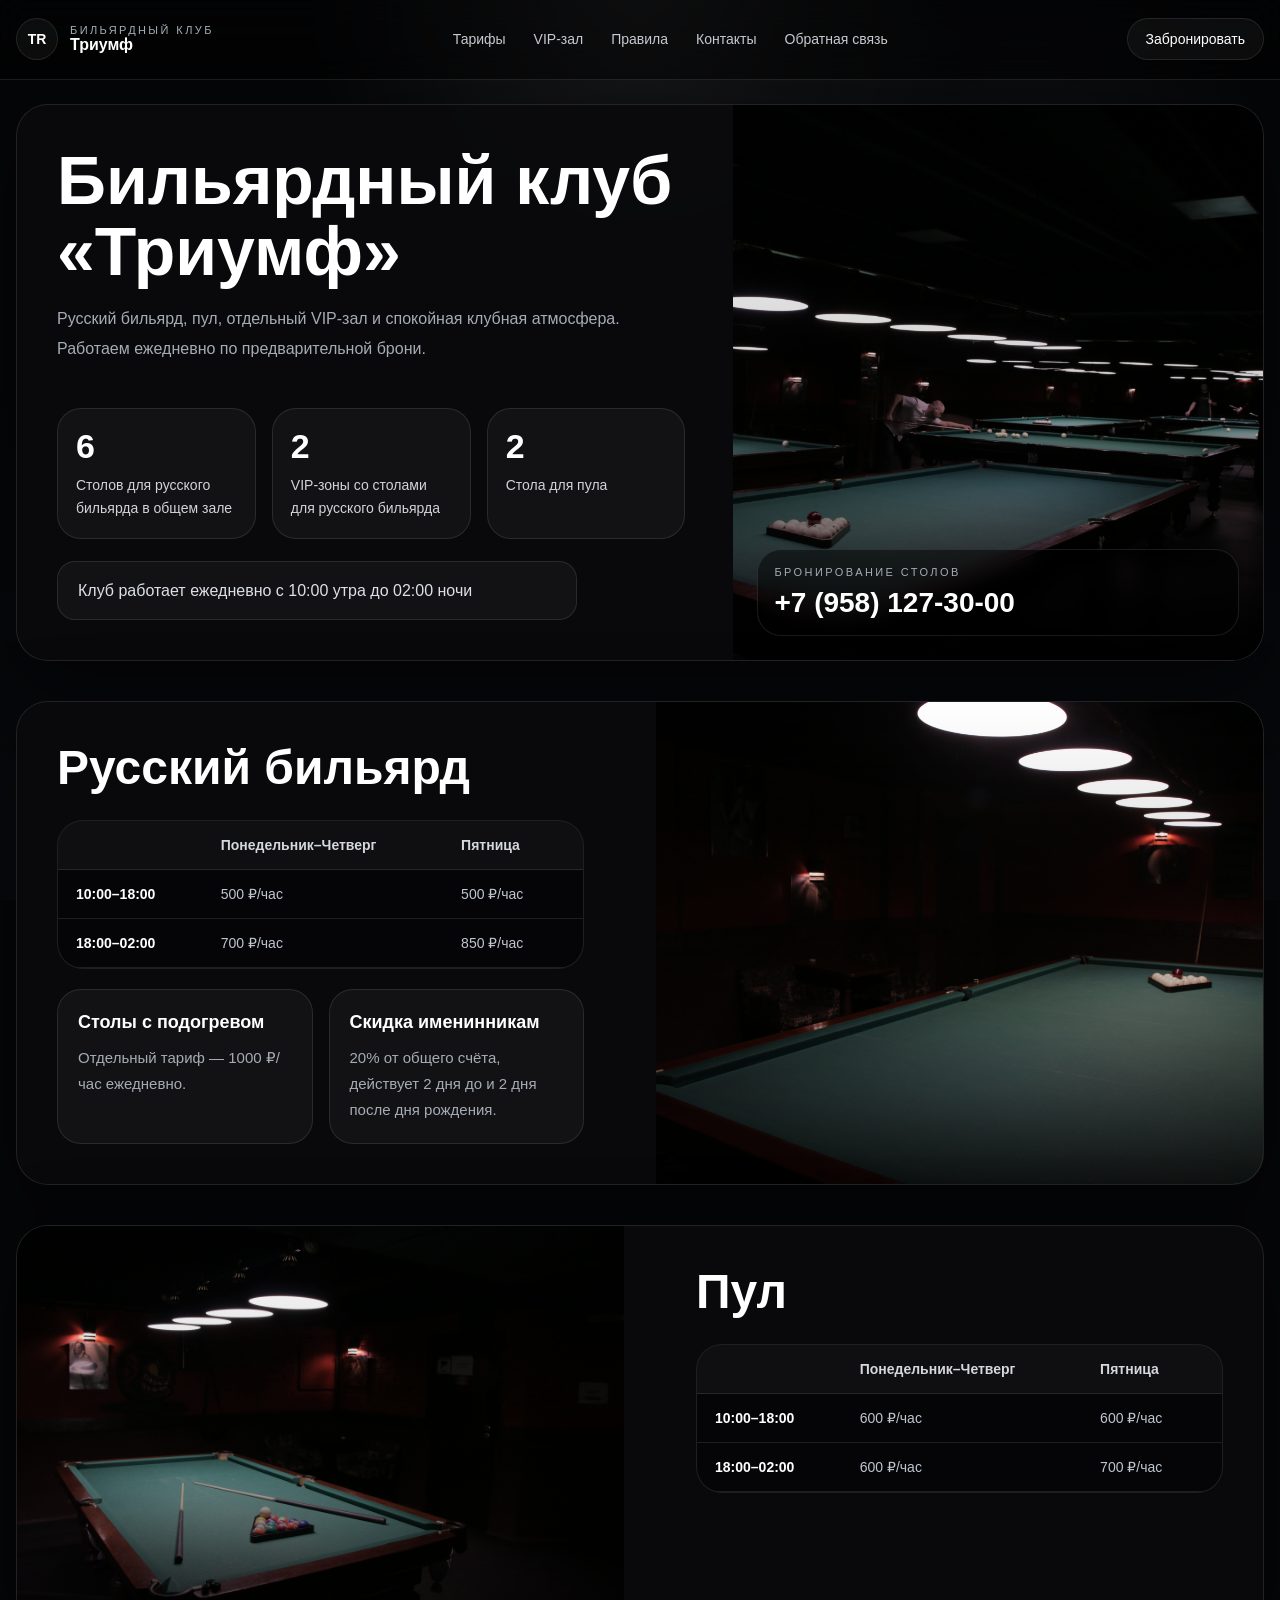
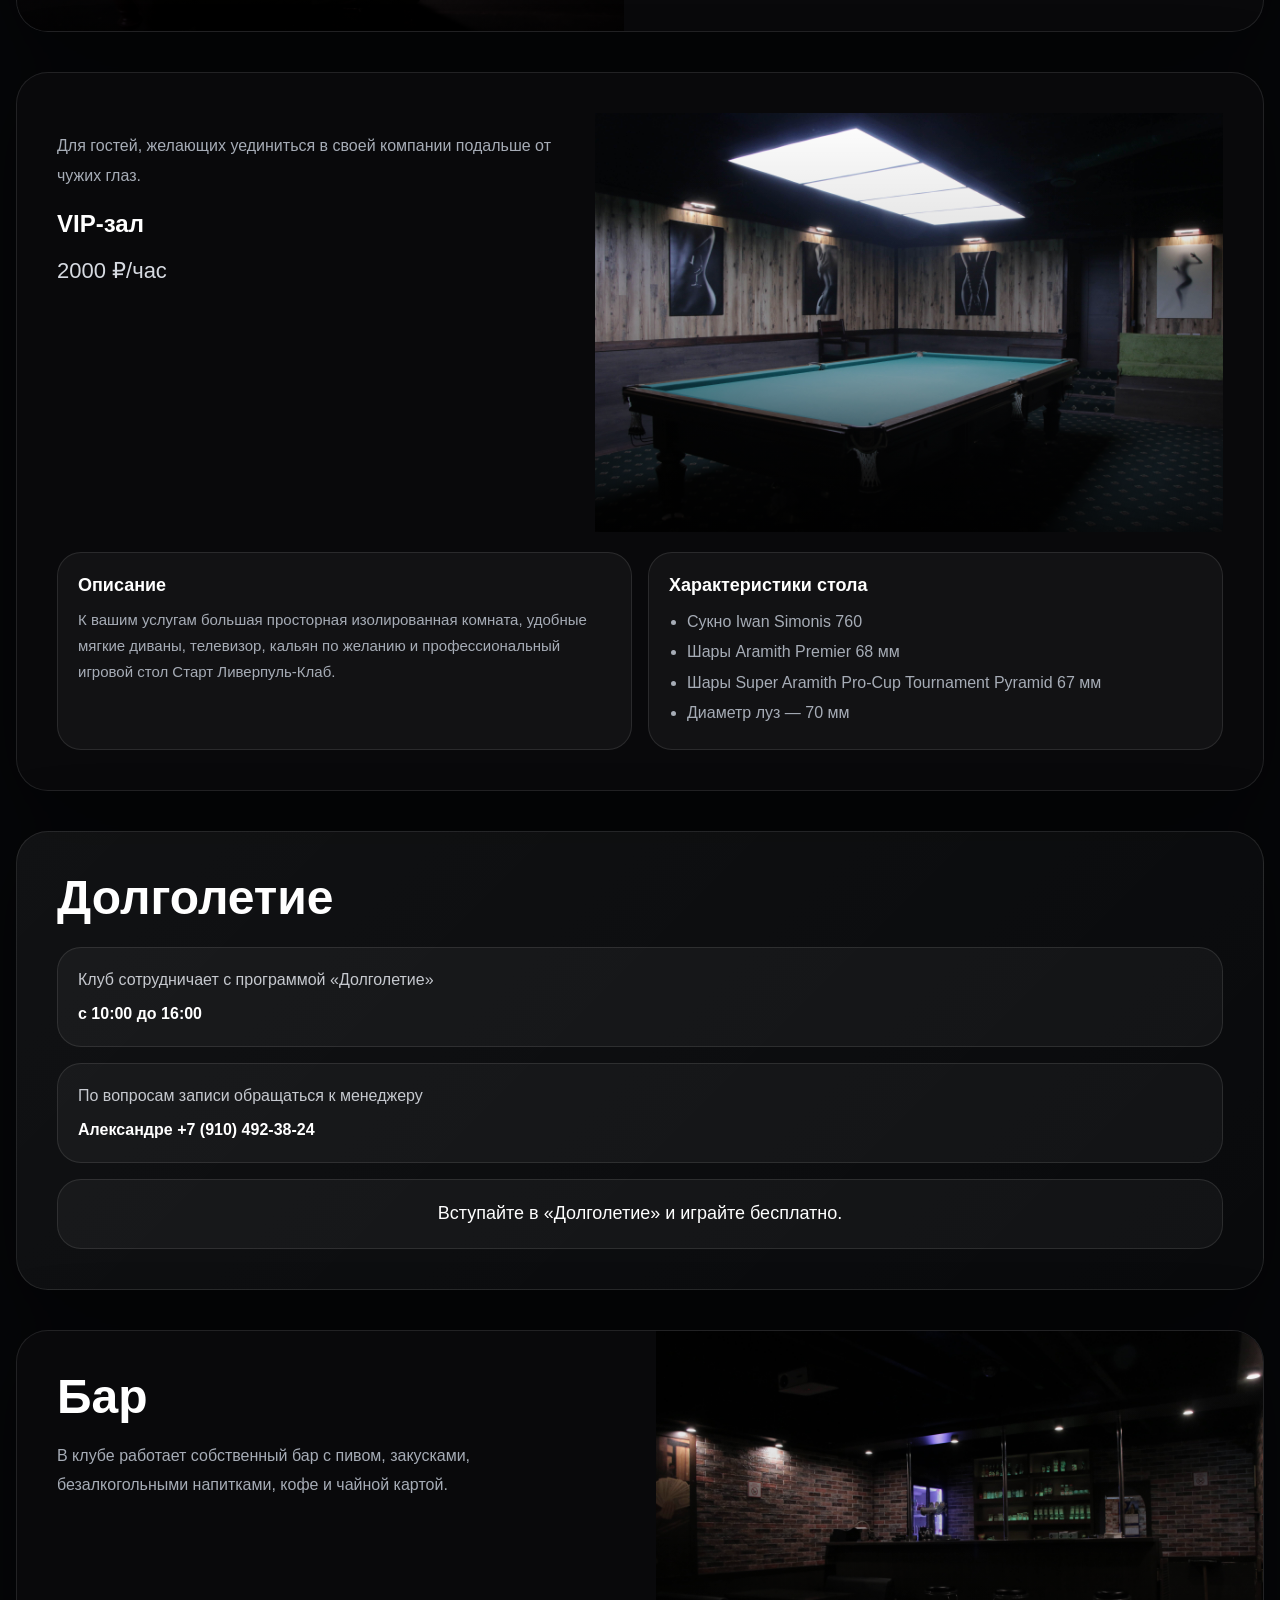
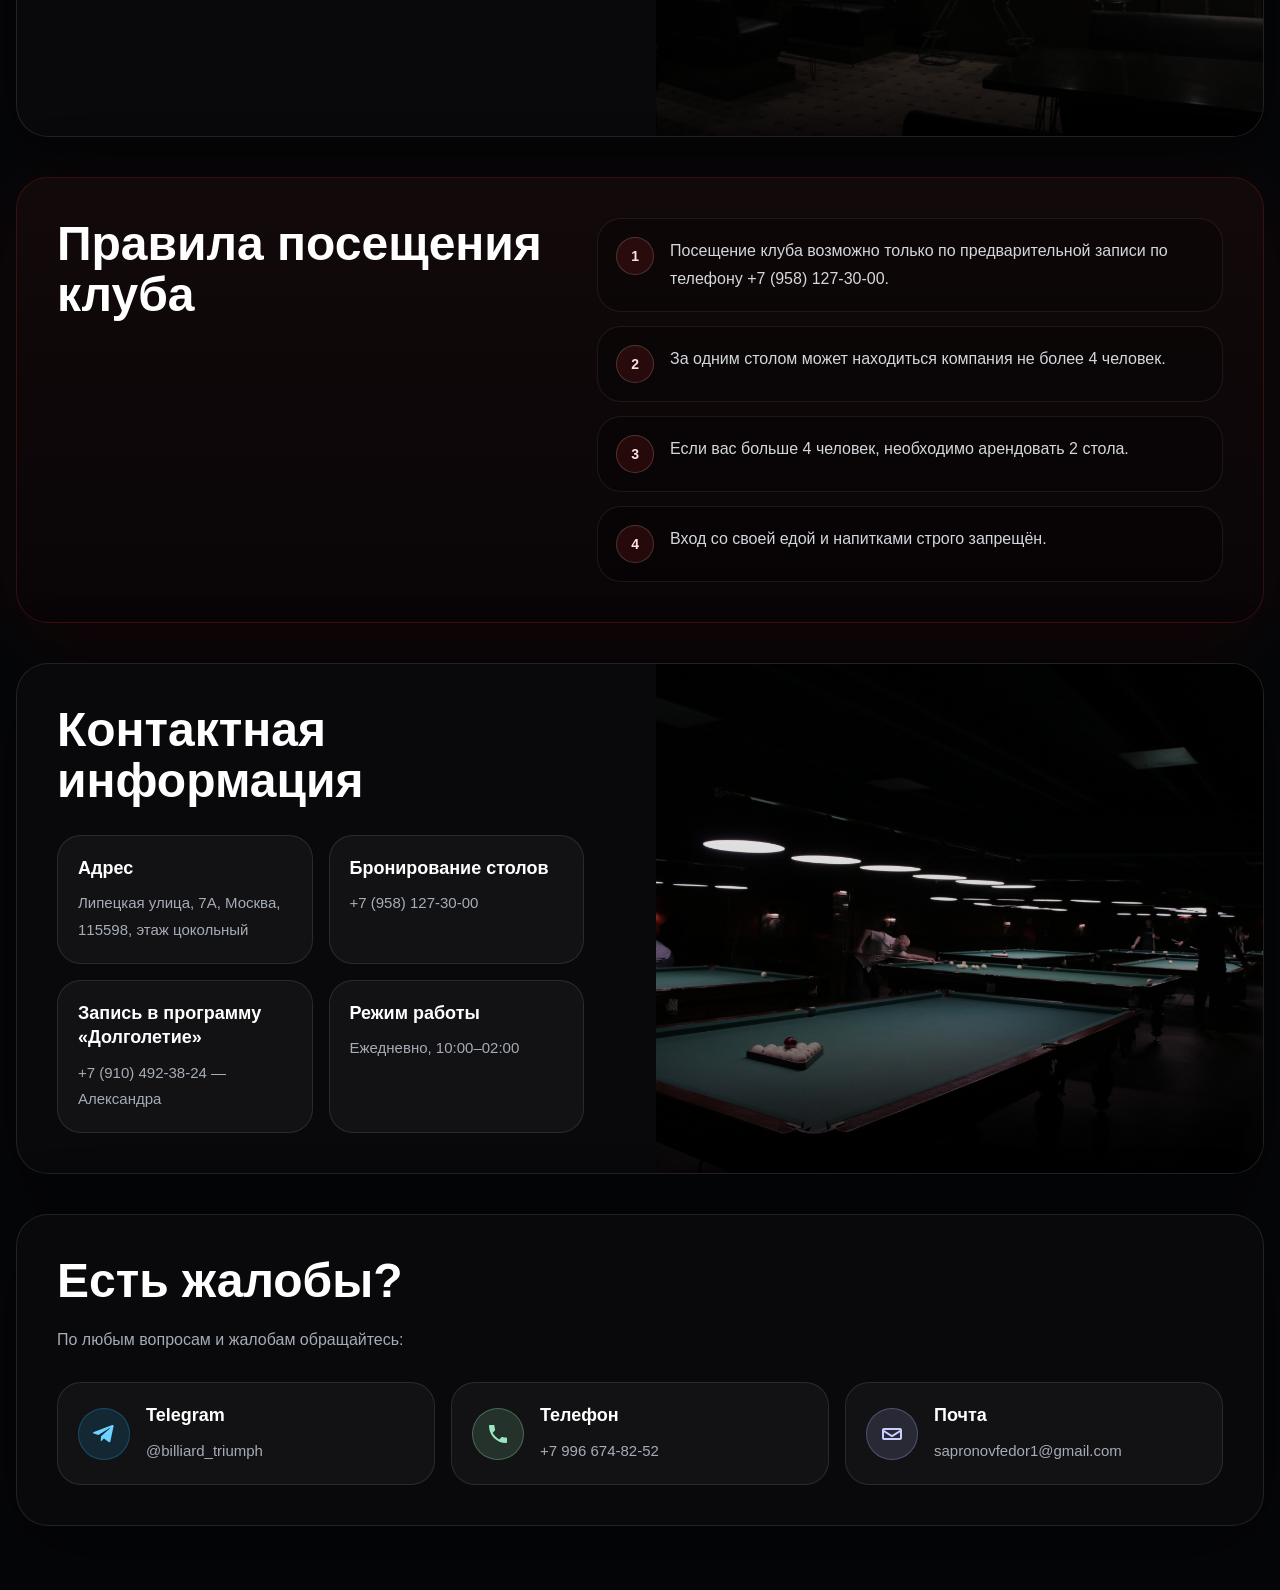
<file: index.html>
<!doctype html>
<html lang="ru">
<head>
  <meta charset="UTF-8" />
  <meta name="viewport" content="width=device-width, initial-scale=1.0" />
  <meta name="description" content="Бильярдный клуб Триумф в Москве. Русский бильярд, пул, VIP-зал. Бронирование: +7 (958) 127-30-00. Липецкая улица 7А.">
  <title>Бильярдный клуб Триумф в Москве — русский бильярд, пул, VIP-зал</title>
  <link rel="stylesheet" href="style.css?v=7" />
</head>
<body>
  <div class="page-bg"></div>

  <header class="header">
    <div class="container header-inner">
      <a href="#top" class="logo">
        <span class="logo-mark">TR</span>
        <span class="logo-text">
          <span class="logo-top">Бильярдный клуб</span>
          <span class="logo-bottom">Триумф</span>
        </span>
      </a>

      <nav class="nav">
        <a href="#services">Тарифы</a>
        <!-- <a href="bar.html">Бар</a> -->
        <a href="#vip">VIP-зал</a>
        <a href="#rules">Правила</a>
        <a href="#contacts">Контакты</a>
        <a href="#feedback">Обратная связь</a>
      </nav>

      <a href="tel:+79581273000" class="header-btn">Забронировать</a>

      <button class="burger" id="burgerBtn" aria-label="Открыть меню" aria-expanded="false">
        <span></span>
        <span></span>
        <span></span>
      </button>
    </div>

    <div class="mobile-menu" id="mobileMenu">
      <div class="mobile-menu-inner">
        <a href="#services" class="mobile-link">Тарифы</a>
        <a href="bar.html" class="mobile-link">Бар</a>
        <a href="#vip" class="mobile-link">VIP-зал</a>
        <a href="#rules" class="mobile-link">Правила</a>
        <a href="#contacts" class="mobile-link">Контакты</a>
        <a href="#feedback" class="mobile-link">Обратная связь</a>
        <a href="tel:+79581273000" class="mobile-call">Позвонить в клуб</a>
      </div>
    </div>
  </header>

  <main id="top">
    <section class="hero section-first">
      <div class="container">
        <div class="hero-card">
          <div class="hero-grid">
            <div class="hero-content">
              <h1>Бильярдный клуб<br>«Триумф»</h1>
              <p class="hero-text">
                Русский бильярд, пул, отдельный VIP-зал и спокойная клубная атмосфера.
                Работаем ежедневно по предварительной брони.
              </p>

              <div class="stats-grid">
                <div class="stat-card">
                  <div class="stat-number">6</div>
                  <div class="stat-text">Столов для русского бильярда в общем зале</div>
                </div>
                <div class="stat-card">
                  <div class="stat-number">2</div>
                  <div class="stat-text">VIP-зоны со столами для русского бильярда</div>
                </div>
                <div class="stat-card">
                  <div class="stat-number">2</div>
                  <div class="stat-text">Стола для пула</div>
                </div>
              </div>

              <div class="work-badge">
                Клуб работает ежедневно с 10:00 утра до 02:00 ночи
              </div>
            </div>

            <div class="hero-image-wrap">
              <img src="images1/IMG_0149.JPG" alt="Бильярдный клуб Триумф" class="hero-image" loading="lazy">
              <div class="hero-overlay"></div>
              <div class="hero-contact">
                <div class="hero-contact-label">Бронирование столов</div>
                <div class="hero-contact-phone">+7 (958) 127-30-00</div>
              </div>
            </div>
          </div>
        </div>
      </div>
    </section>

    <section id="services" class="section">
      <div class="container">
        <div class="section-card">
          <div class="section-grid">
            <div class="section-info">
              <h2>Русский бильярд</h2>

              <div class="table-scroll">
                <table class="price-table">
                  <thead>
                    <tr>
                      <th></th>
                      <th>Понедельник–Четверг</th>
                      <th>Пятница</th>
                      <th>Выходные и праздники</th>
                    </tr>
                  </thead>
                  <tbody>
                    <tr>
                      <td>10:00–18:00</td>
                      <td>500 ₽/час</td>
                      <td>500 ₽/час</td>
                      <td>850 ₽/час</td>
                    </tr>
                    <tr>
                      <td>18:00–02:00</td>
                      <td>700 ₽/час</td>
                      <td>850 ₽/час</td>
                      <td>850 ₽/час</td>
                    </tr>
                  </tbody>
                </table>
              </div>

              <div class="small-cards two-cols">
                <div class="mini-card">
                  <div class="mini-title">Столы с подогревом</div>
                  <div class="mini-text">Отдельный тариф — 1000 ₽/час ежедневно.</div>
                </div>
                <div class="mini-card">
                  <div class="mini-title">Скидка именинникам</div>
                  <div class="mini-text">20% от общего счёта, действует 2 дня до и 2 дня после дня рождения.</div>
                </div>
              </div>
            </div>

            <div class="section-image-wrap">
              <img src="images1/IMG_0147.JPG" alt="Русский бильярд" class="section-image" loading="lazy">
              <div class="hero-overlay"></div>
            </div>
          </div>
        </div>
      </div>
    </section>

    <section class="section">
      <div class="container">
        <div class="section-card">
          <div class="section-grid reverse">
            <div class="section-info">
              <h2>Пул</h2>

              <div class="table-scroll">
                <table class="price-table">
                  <thead>
                    <tr>
                      <th></th>
                      <th>Понедельник–Четверг</th>
                      <th>Пятница</th>
                      <th>Выходные и праздники</th>
                    </tr>
                  </thead>
                  <tbody>
                    <tr>
                      <td>10:00–18:00</td>
                      <td>600 ₽/час</td>
                      <td>600 ₽/час</td>
                      <td>700 ₽/час</td>
                    </tr>
                    <tr>
                      <td>18:00–02:00</td>
                      <td>600 ₽/час</td>
                      <td>700 ₽/час</td>
                      <td>700 ₽/час</td>
                    </tr>
                  </tbody>
                </table>
              </div>
            </div>

            <div class="section-image-wrap">
              <img src="images1/IMG_0196.jpg" alt="Пул" class="section-image" loading="lazy">
              <div class="hero-overlay"></div>
            </div>
          </div>
        </div>
      </div>
    </section>

    <section id="vip" class="section">
      <div class="container">
        <div class="section-card vip-card">
          <div class="vip-top">
            <div class="vip-head">
              <p class="section-text">
                Для гостей, желающих уединиться в своей компании подальше от чужих глаз.
              </p>
              <h2>VIP-зал</h2>
              <div class="vip-price">2000 ₽/час</div>
            </div>

            <div class="section-image-wrap">
              <img src="images1/IMG_0189.jpg" alt="VIP зал" class="section-image" loading="lazy">
              <div class="hero-overlay"></div>
            </div>
          </div>

          <div class="small-cards two-cols">
            <div class="mini-card">
              <div class="mini-title">Описание</div>
              <div class="mini-text">
                К вашим услугам большая просторная изолированная комната, удобные мягкие диваны,
                телевизор, кальян по желанию и профессиональный игровой стол Старт Ливерпуль-Клаб.
              </div>
            </div>

            <div class="mini-card">
              <div class="mini-title">Характеристики стола</div>
              <ul class="feature-list">
                <li>Сукно Iwan Simonis 760</li>
                <li>Шары Aramith Premier 68 мм</li>
                <li>Шары Super Aramith Pro-Cup Tournament Pyramid 67 мм</li>
                <li>Диаметр луз — 70 мм</li>
              </ul>
            </div>
          </div>
        </div>
      </div>
    </section>

    <section class="section">
      <div class="container">
        <div class="longlife-card full">
          <h2>Долголетие</h2>

          <div class="info-stack">
            <div class="info-item">
              Клуб сотрудничает с программой «Долголетие»
              <strong>с 10:00 до 16:00</strong>
            </div>
            <div class="info-item">
              По вопросам записи обращаться к менеджеру
              <strong>Александре +7 (910) 492-38-24</strong>
            </div>
            <div class="info-item center">
              Вступайте в «Долголетие» и играйте бесплатно.
            </div>
          </div>
        </div>
      </div>
    </section>

    <section class="section">
  <div class="container">
    <div class="section-card">
      <div class="section-grid">
        <div class="section-info">
          <h2>Бар</h2>
          <p class="section-text">
            В клубе работает собственный бар с пивом, закусками, безалкогольными напитками, кофе и чайной картой.
          </p>

          <!-- <div class="bar-preview-actions">
            <a href="bar.html" class="bar-link-btn">Открыть меню бара</a>
          </div> -->
        </div>

        <div class="section-image-wrap">
          <img src="images1/IMG_0169.JPG" alt="Бар клуба" class="section-image" loading="lazy">
          <div class="hero-overlay"></div>
        </div>
      </div>
    </div>
  </div>
</section>

    <section id="rules" class="section">
      <div class="container">
        <div class="rules-card">
          <div class="rules-grid">
            <div>
              <h2>Правила посещения клуба</h2>
            </div>

            <div class="rules-list">
              <div class="rule-item">
                <span class="rule-num">1</span>
                <p>Посещение клуба возможно только по предварительной записи по телефону +7 (958) 127-30-00.</p>
              </div>
              <div class="rule-item">
                <span class="rule-num">2</span>
                <p>За одним столом может находиться компания не более 4 человек.</p>
              </div>
              <div class="rule-item">
                <span class="rule-num">3</span>
                <p>Если вас больше 4 человек, необходимо арендовать 2 стола.</p>
              </div>
              <div class="rule-item">
                <span class="rule-num">4</span>
                <p>Вход со своей едой и напитками строго запрещён.</p>
              </div>
            </div>
          </div>
        </div>
      </div>
    </section>

    <section id="contacts" class="section">
      <div class="container">
        <div class="section-card">
          <div class="section-grid">
            <div class="section-info">
              <h2>Контактная информация</h2>

              <div class="contact-grid">
                <a class="contact-card" href="https://yandex.ru/maps/org/triumf/226048366795/?ll=37.682772%2C55.583632&z=17.05" target="_blank" rel="noreferrer">
                  <div class="mini-title">Адрес</div>
                  <div class="mini-text">Липецкая улица, 7А, Москва, 115598, этаж цокольный</div>
                </a>

                <a class="contact-card" href="tel:+79581273000">
                  <div class="mini-title">Бронирование столов</div>
                  <div class="mini-text">+7 (958) 127-30-00</div>
                </a>

                <div class="contact-card">
                  <div class="mini-title">Запись в программу «Долголетие»</div>
                  <div class="mini-text">+7 (910) 492-38-24 — Александра</div>
                </div>

                <div class="contact-card">
                  <div class="mini-title">Режим работы</div>
                  <div class="mini-text">Ежедневно, 10:00–02:00</div>
                </div>
              </div>
            </div>

            <div class="section-image-wrap">
              <img src="images1/IMG_0149.JPG" alt="Интерьер клуба" class="section-image" loading="lazy">
              <div class="hero-overlay"></div>
            </div>
          </div>
        </div>
      </div>
    </section>

    <section id="feedback" class="section section-last">
  <div class="container">
    <div class="section-card feedback-card">
      <div class="section-info">
        <h2>Есть жалобы?</h2>
        <p class="section-text">
          По любым вопросам и жалобам обращайтесь:
        </p>

        <div class="feedback-grid">
          <a class="feedback-item feedback-telegram" href="https://t.me/billiard_triumph" target="_blank" rel="noreferrer">
            <span class="feedback-icon" aria-hidden="true">
              <svg viewBox="0 0 24 24" fill="none">
                <path d="M21.5 4.5L18.4 19.2C18.17 20.25 17.56 20.5 16.69 20.02L11.94 16.52L9.65 18.72C9.4 18.97 9.18 19.19 8.69 19.19L9.03 14.36L17.82 6.42C18.2 6.08 17.74 5.89 17.24 6.22L6.38 13.06L1.7 11.59C0.68 11.27 0.66 10.57 1.91 10.08L20.23 3.02C21.08 2.71 21.82 3.22 21.5 4.5Z" fill="currentColor"/>
              </svg>
            </span>
            <div>
              <div class="mini-title">Telegram</div>
              <div class="mini-text">@billiard_triumph</div>
            </div>
          </a>

          <a class="feedback-item" href="tel:+79966748252">
            <span class="feedback-icon" aria-hidden="true">
              <svg viewBox="0 0 24 24" fill="none">
                <path d="M6.62 10.79C8.06 13.62 10.38 15.94 13.21 17.38L15.41 15.18C15.68 14.91 16.08 14.82 16.43 14.94C17.55 15.31 18.76 15.51 20 15.51C20.55 15.51 21 15.96 21 16.51V20C21 20.55 20.55 21 20 21C10.61 21 3 13.39 3 4C3 3.45 3.45 3 4 3H7.5C8.05 3 8.5 3.45 8.5 4C8.5 5.25 8.7 6.45 9.07 7.57C9.18 7.92 9.1 8.31 8.82 8.59L6.62 10.79Z" fill="currentColor"/>
              </svg>
            </span>
            <div>
              <div class="mini-title">Телефон</div>
              <div class="mini-text">+7 996 674-82-52</div>
            </div>
          </a>

          <a class="feedback-item" href="mailto:triumphbilliard@mail.ru">
            <span class="feedback-icon" aria-hidden="true">
              <svg viewBox="0 0 24 24" fill="none">
                <path d="M4 6H20C21.1 6 22 6.9 22 8V16C22 17.1 21.1 18 20 18H4C2.9 18 2 17.1 2 16V8C2 6.9 2.9 6 4 6ZM4 8V8.01L12 13L20 8.01V8H4ZM20 16V10.24L12.53 14.9C12.21 15.1 11.79 15.1 11.47 14.9L4 10.24V16H20Z" fill="currentColor"/>
              </svg>
            </span>
            <div>
              <div class="mini-title">Почта</div>
              <div class="mini-text">sapronovfedor1@gmail.com</div>
            </div>
          </a>
        </div>
      </div>
    </div>
  </div>
</section>
  </main>

  <script src="script.js?v=7"></script>
</body>
</html>
</file>
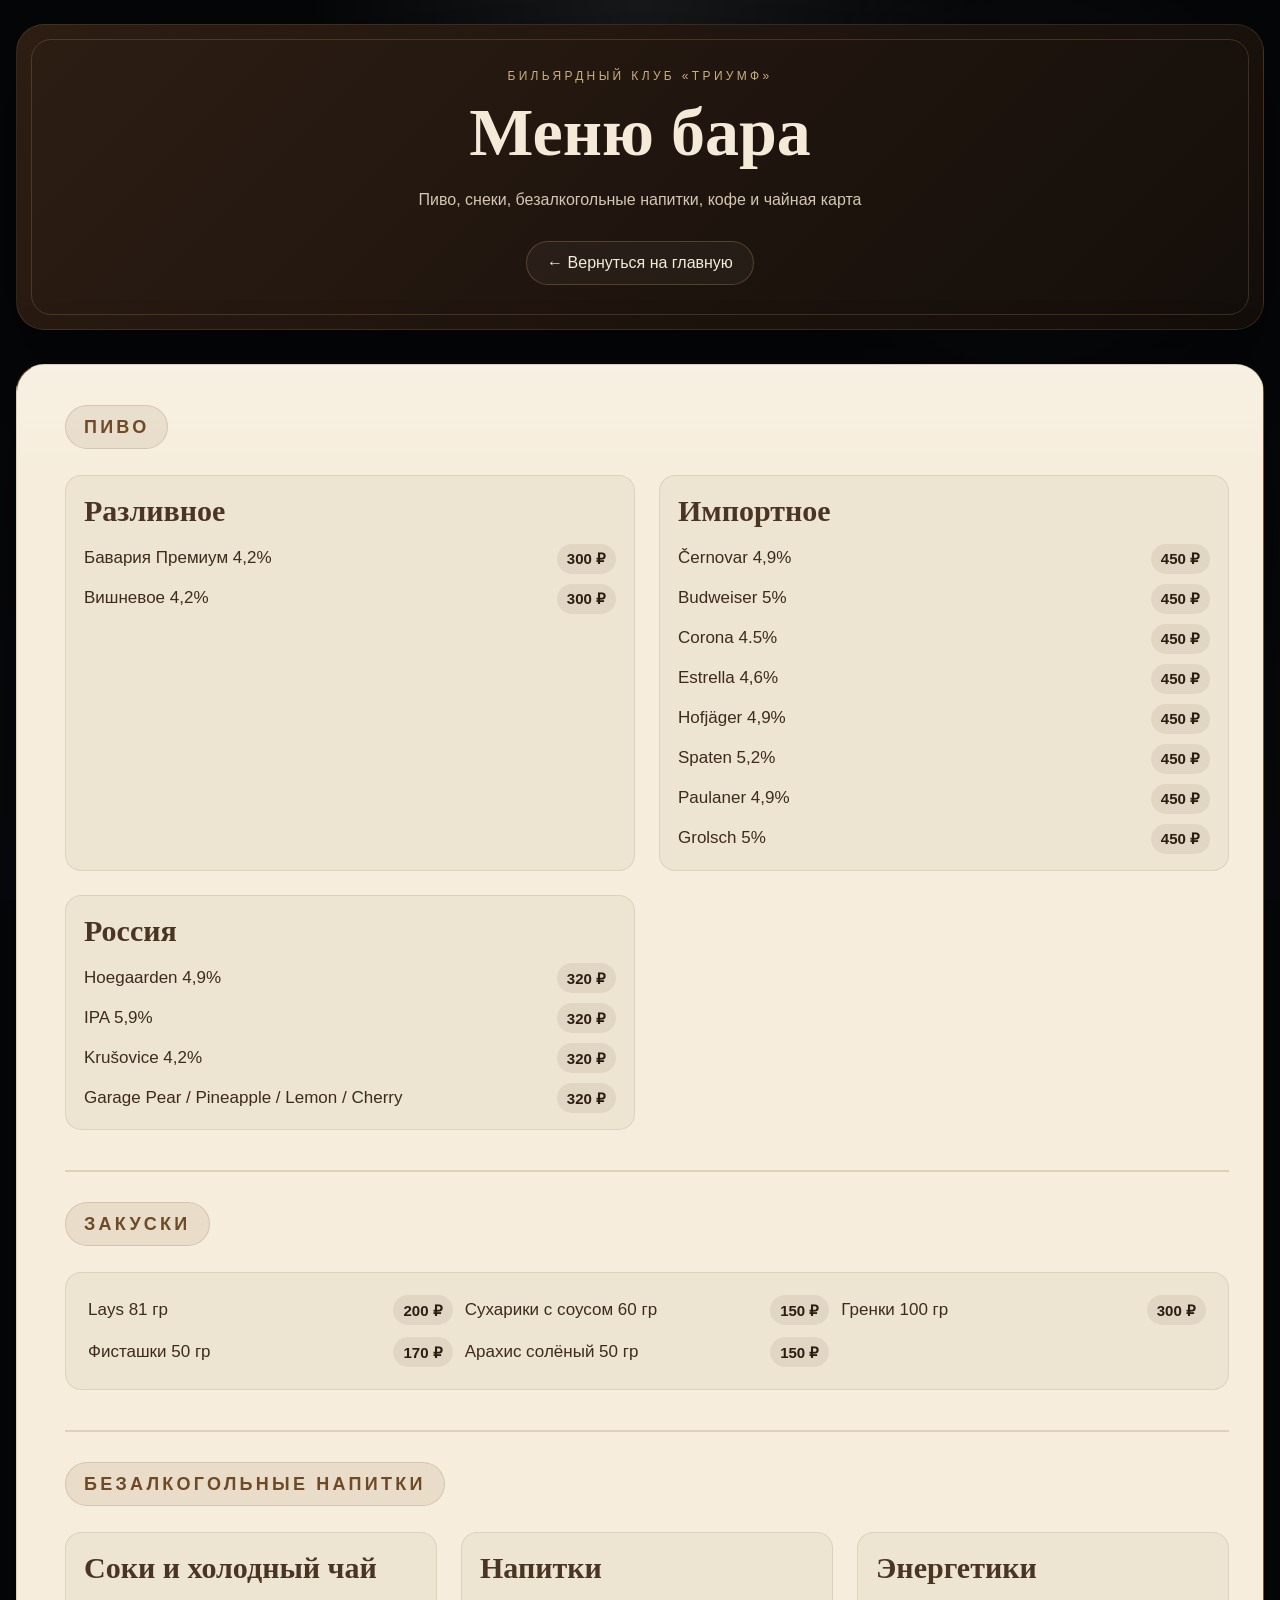
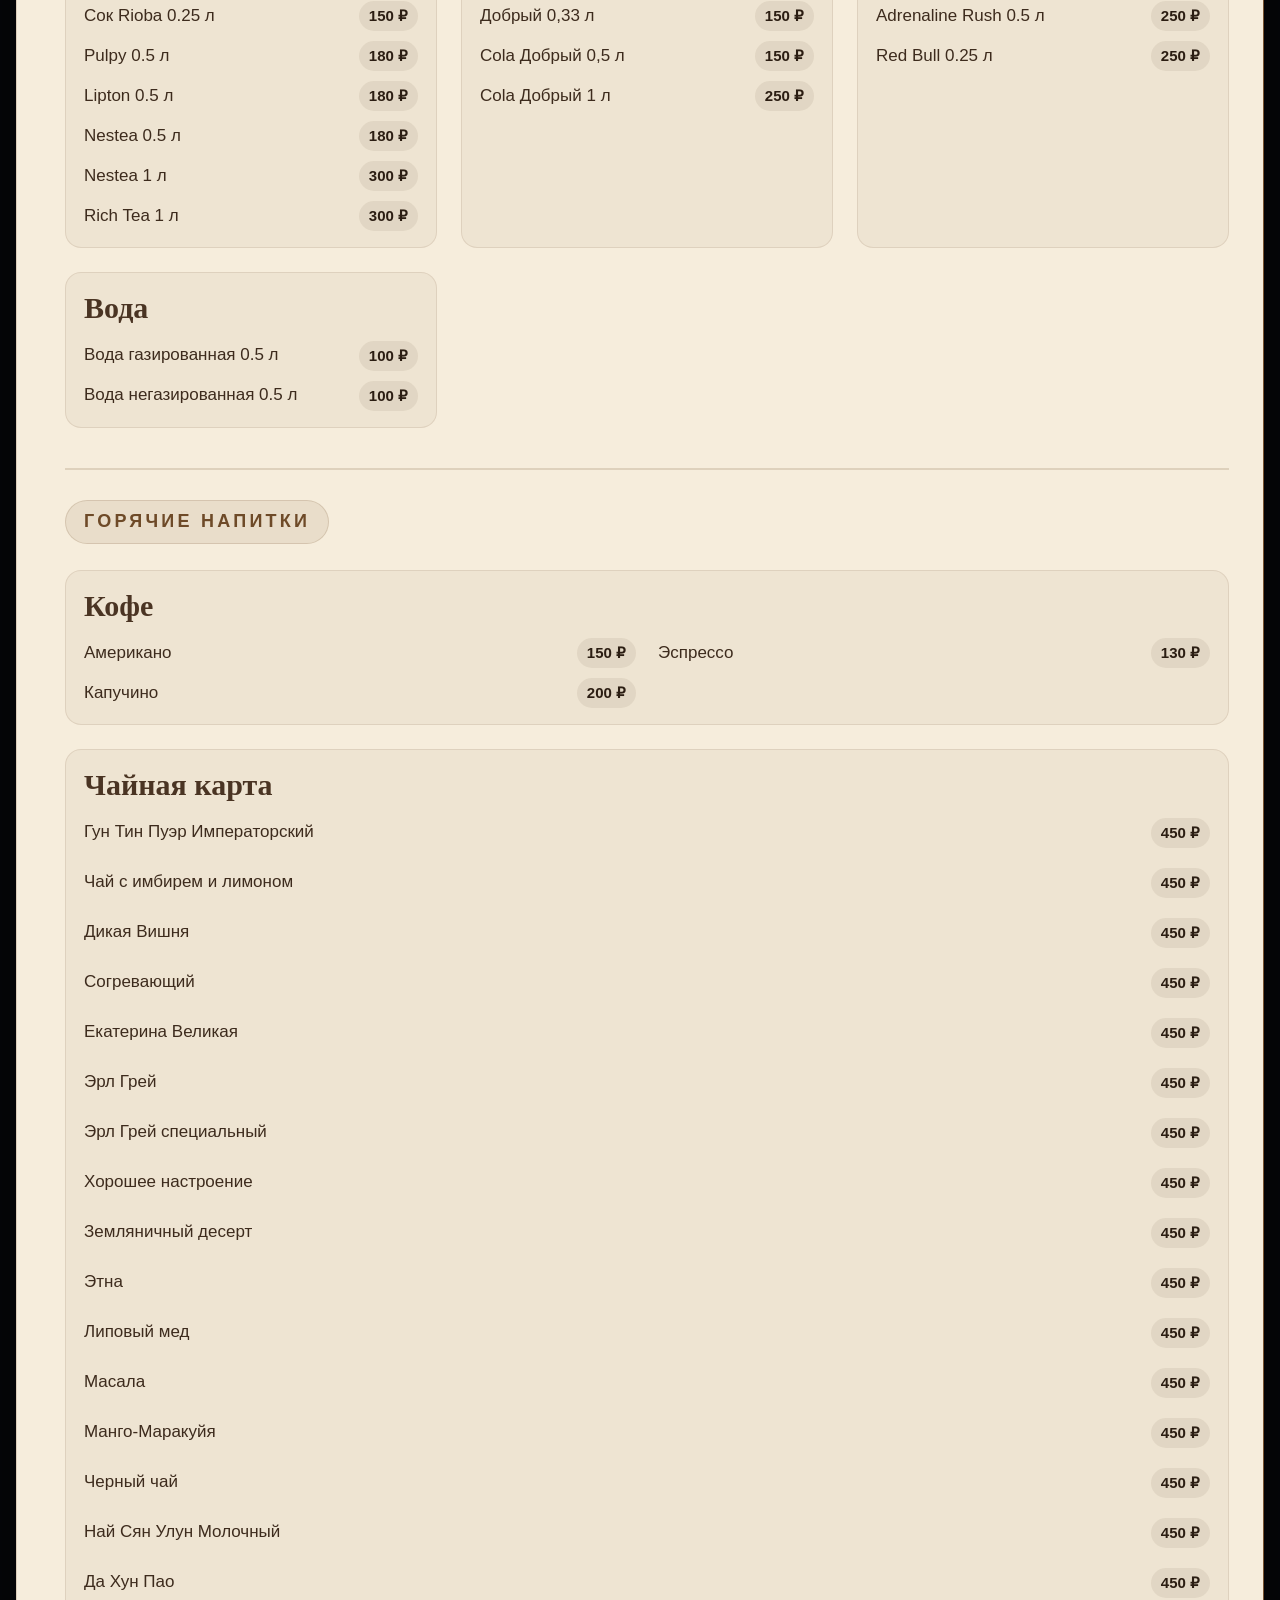
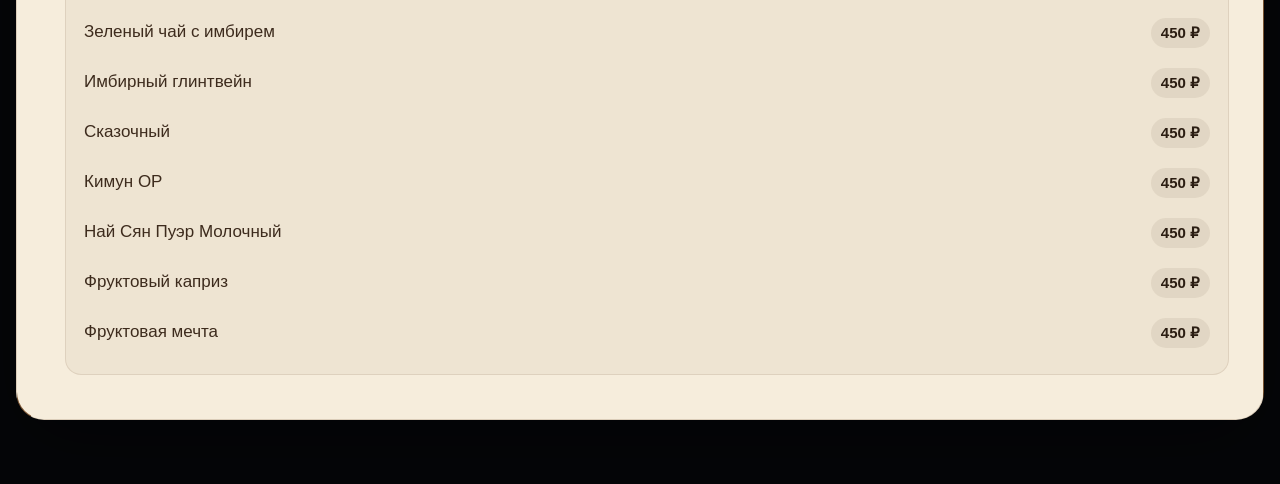
<file: bar.html>
<!doctype html>
<html lang="ru">
<head>
  <meta charset="UTF-8" />
  <meta name="viewport" content="width=device-width, initial-scale=1.0" />
  <meta name="description" content="Бар бильярдного клуба Триумф в Москве. Пиво, снеки, безалкогольные напитки, кофе и чайная карта.">
  <title>Бар — Бильярдный клуб Триумф</title>
  <link rel="stylesheet" href="style.css?v=11" />
</head>
<body>
  <div class="page-bg"></div>

  <!-- <header class="header">
    <div class="container header-inner">
      <a href="index.html#top" class="logo">
        <span class="logo-mark">TR</span>
        <span class="logo-text">
          <span class="logo-top">Бильярдный клуб</span>
          <span class="logo-bottom">Триумф</span>
        </span>
      </a>

      <nav class="nav">
        <a href="index.html#services">Тарифы</a>
        <a href="bar.html">Бар</a>
        <a href="index.html#vip">VIP-зал</a>
        <a href="index.html#rules">Правила</a>
        <a href="index.html#contacts">Контакты</a>
        <a href="index.html#feedback">Обратная связь</a>
      </nav>

      <a href="tel:+79581273000" class="header-btn">Забронировать</a>

      <button class="burger" id="burgerBtn" aria-label="Открыть меню" aria-expanded="false">
        <span></span>
        <span></span>
        <span></span>
      </button>
    </div>

    <div class="mobile-menu" id="mobileMenu">
      <div class="mobile-menu-inner">
        <a href="index.html#services" class="mobile-link">Тарифы</a>
        <a href="bar.html" class="mobile-link">Бар</a>
        <a href="index.html#vip" class="mobile-link">VIP-зал</a>
        <a href="index.html#rules" class="mobile-link">Правила</a>
        <a href="index.html#contacts" class="mobile-link">Контакты</a>
        <a href="index.html#feedback" class="mobile-link">Обратная связь</a>
        <a href="tel:+79581273000" class="mobile-call">Позвонить в клуб</a>
      </div>
    </div>
  </header> -->

  <main class="bar-book-page">
    <section class="bar-book-hero section-first">
      <div class="container">
        <div class="bar-book-cover">
          <div class="bar-book-cover-inner">
            <p class="bar-book-subtitle">Бильярдный клуб «Триумф»</p>
            <h1>Меню бара</h1>
            <p class="bar-book-cover-text">
              Пиво, снеки, безалкогольные напитки, кофе и чайная карта
            </p>
            <a href="index.html" class="bar-book-back">← Вернуться на главную</a>
          </div>
        </div>
      </div>
    </section>

    <section class="section section-last">
      <div class="container">
        <div class="bar-book">
          <div class="bar-book-page-sheet">
            <div class="menu-block menu-block-emphasis">
              <div class="menu-block-title">Пиво</div>
              <div class="bar-book-grid beer-grid">
                <section class="menu-section">
                  <h3>Разливное</h3>
                  <div class="menu-lines">
                    <div class="menu-line"><span>Бавария Премиум 4,2%</span><b>300 ₽</b></div>
                    <div class="menu-line"><span>Вишневое 4,2%</span><b>300 ₽</b></div>
                  </div>
                </section>

                <section class="menu-section">
                  <h3>Импортное</h3>
                  <div class="menu-lines">
                    <div class="menu-line"><span>Černovar 4,9%</span><b>450 ₽</b></div>
                    <div class="menu-line"><span>Budweiser 5%</span><b>450 ₽</b></div>
                    <div class="menu-line"><span>Corona 4.5%</span><b>450 ₽</b></div>
                    <div class="menu-line"><span>Estrella 4,6%</span><b>450 ₽</b></div>
                    <div class="menu-line"><span>Hofjäger 4,9%</span><b>450 ₽</b></div>
                    <div class="menu-line"><span>Spaten 5,2%</span><b>450 ₽</b></div>
                    <div class="menu-line"><span>Paulaner 4,9%</span><b>450 ₽</b></div>
                    <div class="menu-line"><span>Grolsch 5%</span><b>450 ₽</b></div>
                  </div>
                </section>

                <!-- <section class="menu-section">
                  <h3>Безалкогольное</h3>
                  <div class="menu-lines">
                    <div class="menu-line"><span>Bavaria / Amstel / Tuborg / Bud</span><b>280 ₽</b></div>
                    <div class="menu-line"><span>Edelweiss / Dr. Diesel</span><b>280 ₽</b></div>
                  </div>
                </section> -->

                <section class="menu-section">
                  <h3>Россия</h3>
                  <div class="menu-lines">
                    <div class="menu-line"><span>Hoegaarden 4,9%</span><b>320 ₽</b></div>
                    <div class="menu-line"><span>IPA 5,9%</span><b>320 ₽</b></div>
                    <div class="menu-line"><span>Krušovice 4,2%</span><b>320 ₽</b></div>
                    <div class="menu-line"><span>Garage Pear / Pineapple / Lemon / Cherry</span><b>320 ₽</b></div>
                  </div>
                </section>
              </div>
            </div>

            <div class="menu-block">
              <div class="menu-block-title">Закуски</div>
              <section class="menu-section menu-section-wide menu-section-snacks">
                <div class="menu-lines snacks-lines">
                  <div class="menu-line"><span>Lays 81 гр</span><b>200 ₽</b></div>
                  <div class="menu-line"><span>Сухарики с соусом 60 гр</span><b>150 ₽</b></div>
                  <div class="menu-line"><span>Гренки 100 гр</span><b>300 ₽</b></div>
                  <div class="menu-line"><span>Фисташки 50 гр</span><b>170 ₽</b></div>
                  <div class="menu-line"><span>Арахис солёный 50 гр</span><b>150 ₽</b></div>
                  <!-- <div class="menu-line"><span>Кальмар 40 гр</span><b>150 ₽</b></div> -->
                  <!-- <div class="menu-line"><span>Колбаски в ассортименте 70 гр</span><b>300 ₽</b></div> -->
                  <!-- <div class="menu-line"><span>Сыр в ассортименте 100–120 гр</span><b>300 ₽</b></div> -->
                </div>
              </section>
            </div>

            <div class="menu-block">
              <div class="menu-block-title">Безалкогольные напитки</div>
              <div class="bar-book-grid">
                <section class="menu-section">
                  <h3>Соки и холодный чай</h3>
                  <div class="menu-lines">
                    <div class="menu-line"><span>Сок Rioba 0.25 л</span><b>150 ₽</b></div>
                    <div class="menu-line"><span>Pulpy 0.5 л</span><b>180 ₽</b></div>
                    <div class="menu-line"><span>Lipton 0.5 л</span><b>180 ₽</b></div>
                    <div class="menu-line"><span>Nestea 0.5 л</span><b>180 ₽</b></div>
                    <div class="menu-line"><span>Nestea 1 л</span><b>300 ₽</b></div>
                    <div class="menu-line"><span>Rich Tea 1 л</span><b>300 ₽</b></div>
                  </div>
                </section>

                <section class="menu-section">
                  <h3>Напитки</h3>
                  <div class="menu-lines">
                    <div class="menu-line"><span>Добрый 0,33 л</span><b>150 ₽</b></div>
                    <div class="menu-line"><span>Cola Добрый 0,5 л</span><b>150 ₽</b></div>
                    <div class="menu-line"><span>Cola Добрый 1 л</span><b>250 ₽</b></div>
                    <!-- <div class="menu-line"><span>Cola Добрый 1,5 л</span><b>300 ₽</b></div> -->
                    <!-- <div class="menu-line"><span>Laimonfresh mint 0.5 л</span><b>150 ₽</b></div> -->
                    <!-- <div class="menu-line"><span>Laimonfresh 1 л</span><b>250 ₽</b></div> -->
                  </div>
                </section>

                <section class="menu-section">
                  <h3>Энергетики</h3>
                  <div class="menu-lines">
                    <div class="menu-line"><span>Adrenaline Rush 0.5 л</span><b>250 ₽</b></div>
                    <div class="menu-line"><span>Red Bull 0.25 л</span><b>250 ₽</b></div>
                    <!-- <div class="menu-line"><span>Tornado / Gorilla / Drive / No Limit</span><b>от 150 ₽</b></div> -->
                  </div>
                </section>

                <section class="menu-section">
                  <h3>Вода</h3>
                  <div class="menu-lines">
                    <div class="menu-line"><span>Вода газированная 0.5 л</span><b>100 ₽</b></div>
                    <div class="menu-line"><span>Вода негазированная 0.5 л</span><b>100 ₽</b></div>
                  </div>
                </section>
              </div>
            </div>

            <div class="menu-block">
              <div class="menu-block-title">Горячие напитки</div>
              <div class="bar-book-grid hot-drinks-grid">
                <section class="menu-section menu-section-wide coffee-section">
                  <h3>Кофе</h3>
                  <div class="menu-lines coffee-lines">
                    <div class="menu-line"><span>Американо</span><b>150 ₽</b></div>
                    <div class="menu-line"><span>Эспрессо</span><b>130 ₽</b></div>
                    <div class="menu-line"><span>Капучино</span><b>200 ₽</b></div>
                    <!-- <div class="menu-line"><span>Латте</span><b>230 ₽</b></div> -->
                  </div>
                </section>


                <section class="menu-section menu-section-wide">
                  <h3>Чайная карта</h3>
                  <!-- <p class="menu-note">Большинство авторских позиций — 450 ₽, классические чаи — 350 ₽.</p> -->
                  <div class="menu-lines menu-lines-columns">
                    <div class="menu-line"><span>Гун Тин Пуэр Императорский</span><b>450 ₽</b></div>
                    <div class="menu-line"><span>Чай с имбирем и лимоном</span><b>450 ₽</b></div>
                    <div class="menu-line"><span>Дикая Вишня</span><b>450 ₽</b></div>
                    <div class="menu-line"><span>Согревающий</span><b>450 ₽</b></div>
                    <div class="menu-line"><span>Екатерина Великая</span><b>450 ₽</b></div>
                    <div class="menu-line"><span>Эрл Грей</span><b>450 ₽</b></div>
                    <div class="menu-line"><span>Эрл Грей специальный</span><b>450 ₽</b></div>
                    <div class="menu-line"><span>Хорошее настроение</span><b>450 ₽</b></div>
                    <div class="menu-line"><span>Земляничный десерт</span><b>450 ₽</b></div>
                    <div class="menu-line"><span>Этна</span><b>450 ₽</b></div>
                    <div class="menu-line"><span>Липовый мед</span><b>450 ₽</b></div>
                    <div class="menu-line"><span>Масала</span><b>450 ₽</b></div>
                    <div class="menu-line"><span>Манго-Маракуйя</span><b>450 ₽</b></div>
                    <div class="menu-line"><span>Черный чай</span><b>450 ₽</b></div>
                    <div class="menu-line"><span>Най Сян Улун Молочный</span><b>450 ₽</b></div>
                    <div class="menu-line"><span>Да Хун Пао</span><b>450 ₽</b></div>
                    <div class="menu-line"><span>Зеленый чай с имбирем</span><b>450 ₽</b></div>
                    <div class="menu-line"><span>Имбирный глинтвейн</span><b>450 ₽</b></div>
                    <div class="menu-line"><span>Сказочный</span><b>450 ₽</b></div>
                    <!-- <div class="menu-line"><span>Зеленый чай</span><b>350 ₽</b></div> -->
                    <div class="menu-line"><span>Кимун ОР</span><b>450 ₽</b></div>
                    <div class="menu-line"><span>Най Сян Пуэр Молочный</span><b>450 ₽</b></div>
                    <div class="menu-line"><span>Фруктовый каприз</span><b>450 ₽</b></div>
                    <div class="menu-line"><span>Фруктовая мечта</span><b>450 ₽</b></div>
                  </div>
                </section>
              </div>
            </div>

          </div>
        </div>
      </div>
    </section>
  </main>

  <script src="script.js?v=7"></script>
</body>
</html>
</file>
<file: style.css>
:root {
  --bg: #050608;
  --card: rgba(255, 255, 255, 0.04);
  --card-strong: rgba(255, 255, 255, 0.06);
  --border: rgba(255, 255, 255, 0.1);
  --text: #ffffff;
  --muted: #a6acb6;
  --muted-2: #c6c9cf;
  --telegram: #229ed9;
}

* {
  box-sizing: border-box;
}

html {
  scroll-behavior: smooth;
  scroll-padding-top: 90px;
}

body {
  margin: 0;
  background: var(--bg);
  color: var(--text);
  font-family: Arial, Helvetica, sans-serif;
  overflow-x: hidden;
}

img {
  display: block;
  width: 100%;
  max-width: 100%;
}

button {
  font: inherit;
}

#services,
#vip,
#rules,
#contacts,
#feedback {
  scroll-margin-top: 90px;
}

.page-bg {
  position: fixed;
  inset: 0;
  pointer-events: none;
  background:
    radial-gradient(circle at top, rgba(255,255,255,0.08), transparent 30%),
    radial-gradient(circle at 80% 20%, rgba(255,255,255,0.04), transparent 20%),
    linear-gradient(180deg, #050608 0%, #050608 35%, #08090c 100%);
  z-index: 0;
}

.container {
  width: min(1280px, calc(100% - 32px));
  margin: 0 auto;
  position: relative;
  z-index: 2;
}

.section {
  padding: 0 0 40px;
}

.section-first {
  padding-top: 24px;
}

.hero.section-first {
  padding-bottom: 40px;
}

.section-last {
  padding-bottom: 64px;
}

.header {
  position: sticky;
  top: 0;
  z-index: 50;
  backdrop-filter: blur(16px);
  background: rgba(0, 0, 0, 0.45);
  border-bottom: 1px solid var(--border);
}

.header-inner {
  min-height: 78px;
  display: flex;
  align-items: center;
  justify-content: space-between;
  gap: 18px;
}

.logo {
  display: flex;
  align-items: center;
  gap: 12px;
  color: var(--text);
  text-decoration: none;
  min-width: 0;
}

.logo-mark {
  width: 42px;
  height: 42px;
  border-radius: 50%;
  display: flex;
  align-items: center;
  justify-content: center;
  background: var(--card);
  border: 1px solid var(--border);
  font-size: 14px;
  font-weight: 700;
  flex: 0 0 42px;
}

.logo-text {
  display: flex;
  flex-direction: column;
  min-width: 0;
}

.logo-top {
  font-size: 11px;
  letter-spacing: 0.22em;
  text-transform: uppercase;
  color: var(--muted);
}

.logo-bottom {
  font-size: 16px;
  font-weight: 600;
}

.nav {
  display: flex;
  align-items: center;
  gap: 28px;
}

.nav a {
  color: var(--muted-2);
  text-decoration: none;
  font-size: 14px;
  transition: 0.25s ease;
}

.nav a:hover {
  color: var(--text);
}

.header-btn {
  text-decoration: none;
  color: var(--text);
  padding: 12px 18px;
  border-radius: 999px;
  background: var(--card);
  border: 1px solid var(--border);
  transition: 0.25s ease;
  font-size: 14px;
  white-space: nowrap;
}

.header-btn:hover {
  background: var(--card-strong);
}

.burger {
  display: none;
  width: 46px;
  height: 46px;
  border-radius: 50%;
  border: 1px solid var(--border);
  background: var(--card);
  align-items: center;
  justify-content: center;
  flex-direction: column;
  gap: 5px;
  cursor: pointer;
  flex: 0 0 46px;
}

.burger span {
  width: 18px;
  height: 2px;
  background: #fff;
  border-radius: 10px;
  transition: 0.3s ease;
}

.burger.active span:nth-child(1) {
  transform: translateY(7px) rotate(45deg);
}

.burger.active span:nth-child(2) {
  opacity: 0;
}

.burger.active span:nth-child(3) {
  transform: translateY(-7px) rotate(-45deg);
}

.mobile-menu {
  max-height: 0;
  overflow: hidden;
  transition: max-height 0.35s ease;
  border-top: 1px solid transparent;
}

.mobile-menu.open {
  max-height: 560px;
  border-top-color: var(--border);
}

@media (max-width: 380px) {
  .mobile-menu.open {
    max-height: calc(100vh - 68px);
  }
}

.mobile-menu-inner {
  display: flex;
  flex-direction: column;
  gap: 12px;
  padding: 14px 16px 18px;
}

.mobile-link,
.mobile-call {
  color: var(--text);
  text-decoration: none;
  padding: 14px 16px;
  border: 1px solid var(--border);
  border-radius: 18px;
  background: var(--card);
}

.mobile-call {
  text-align: center;
}

.hero-card,
.section-card,
.rules-card,
.longlife-card,
.image-box {
  overflow: hidden;
  border-radius: 32px;
  border: 1px solid var(--border);
  background: rgba(10, 10, 13, 0.92);
  box-shadow: 0 20px 80px rgba(0,0,0,0.45);
}

.hero-grid {
  display: grid;
  grid-template-columns: 1fr;
  align-items: stretch;
  gap: 0;
}

.section-grid {
  display: grid;
  grid-template-columns: 1fr;
  gap: 24px;
}

.section-grid > *,
.hero-grid > * {
  min-width: 0;
}

.hero-content,
.section-info {
  padding: 28px;
  min-width: 0;
}

.hero-content {
  display: flex;
  flex-direction: column;
  justify-content: space-between;
}

.hero-content h1 {
  margin: 0;
  font-size: clamp(34px, 7vw, 68px);
  line-height: 1.04;
  word-break: break-word;
}

.hero-text,
.section-text {
  margin-top: 18px;
  color: var(--muted);
  font-size: 16px;
  line-height: 1.85;
  max-width: 720px;
}

.stats-grid {
  display: grid;
  grid-template-columns: 1fr;
  gap: 16px;
  margin-top: 28px;
}

.stat-card,
.mini-card,
.contact-card,
.info-item,
.rule-item,
.feedback-item {
  border: 1px solid var(--border);
  background: var(--card);
  border-radius: 24px;
}

.stat-card {
  padding: 18px;
}

.stat-number {
  font-size: 34px;
  font-weight: 700;
  margin-bottom: 8px;
}

.stat-text {
  color: #d2d4d9;
  font-size: 14px;
  line-height: 1.65;
}

.work-badge {
  margin-top: 28px;
  width: 100%;
  max-width: 560px;
  padding: 16px 20px;
  border-radius: 18px;
  border: 1px solid var(--border);
  background: var(--card);
  color: #dde1e7;
  line-height: 1.6;
}

.hero-image-wrap,
.section-image-wrap {
  position: relative;
  min-height: 360px;
  overflow: hidden;
}

.hero-image,
.section-image,
.image-box img {
  width: 100%;
  height: 100%;
  object-fit: cover;
}

.hero-overlay {
  position: absolute;
  inset: 0;
  background: linear-gradient(to top, rgba(0,0,0,0.85), rgba(0,0,0,0.18), transparent);
}

.hero-contact {
  position: absolute;
  left: 20px;
  right: 20px;
  bottom: 20px;
  padding: 16px;
  border-radius: 24px;
  border: 1px solid var(--border);
  background: rgba(0,0,0,0.45);
  backdrop-filter: blur(10px);
  z-index: 3;
}

.hero-contact-label {
  color: var(--muted);
  font-size: 11px;
  letter-spacing: 0.22em;
  text-transform: uppercase;
}

.hero-contact-phone {
  margin-top: 8px;
  font-size: 28px;
  font-weight: 600;
  line-height: 1.2;
  word-break: break-word;
}

.section-info h2,
.longlife-card h2,
.rules-card h2 {
  margin: 0;
  font-size: clamp(28px, 4.5vw, 48px);
  line-height: 1.08;
  word-break: break-word;
}

.table-scroll {
  margin-top: 26px;
  width: 100%;
  max-width: 100%;
  overflow-x: auto;
  overflow-y: hidden;
  -webkit-overflow-scrolling: touch;
  border-radius: 26px;
  border: 1px solid var(--border);
  background: rgba(0,0,0,0.35);
}

.price-table {
  border-collapse: collapse;
  min-width: 760px;
  width: max-content;
}

.price-table thead tr {
  background: rgba(255,255,255,0.04);
}

.price-table th,
.price-table td {
  padding: 16px 18px;
  border-bottom: 1px solid var(--border);
  text-align: left;
  font-size: 14px;
  white-space: nowrap;
}

.price-table th {
  color: #d4d7dc;
  font-weight: 600;
}

.price-table td {
  color: #c0c6cf;
}

.price-table tbody tr td:first-child {
  color: #ffffff;
  font-weight: 600;
}

.small-cards {
  margin-top: 20px;
  display: grid;
  gap: 16px;
}

.two-cols {
  grid-template-columns: 1fr;
}

.mini-card,
.contact-card,
.feedback-item {
  padding: 20px;
}

.contact-card,
.feedback-item {
  display: block;
  text-decoration: none;
  color: inherit;
  transition: 0.25s ease;
}

.contact-card:hover,
.feedback-item:hover {
  background: rgba(255,255,255,0.06);
}

.mini-title {
  font-size: 18px;
  font-weight: 600;
  color: #ffffff;
  margin-bottom: 10px;
  line-height: 1.35;
}

.mini-text {
  color: var(--muted);
  line-height: 1.75;
  font-size: 15px;
  word-break: break-word;
}

.vip-card {
  padding: 28px;
}

.vip-top {
  display: grid;
  grid-template-columns: 1fr;
  gap: 24px;
}

.vip-price {
  margin-top: 12px;
  font-size: 22px;
  color: #d6dae1;
}

.feature-list {
  margin: 0;
  padding-left: 18px;
  color: var(--muted);
  line-height: 1.9;
}

.longlife-card {
  padding: 28px;
  background: linear-gradient(135deg, rgba(255,255,255,0.05), rgba(255,255,255,0.02));
}

.longlife-card.full {
  width: 100%;
  max-width: 100%;
}

.info-stack {
  margin-top: 24px;
  display: grid;
  gap: 16px;
}

.info-item {
  padding: 18px 20px;
  color: var(--muted-2);
  line-height: 1.75;
}

.info-item strong {
  display: block;
  margin-top: 6px;
  color: var(--text);
}

.info-item.center {
  text-align: center;
  font-size: 18px;
  color: #fff;
}

.rules-card {
  padding: 28px;
  background: linear-gradient(180deg, #12090a 0%, #090507 100%);
  border-color: rgba(124, 29, 29, 0.4);
  box-shadow: 0 20px 80px rgba(68, 0, 0, 0.25);
}

.rules-grid {
  display: grid;
  grid-template-columns: 1fr;
  gap: 28px;
}

.rules-list {
  display: grid;
  gap: 14px;
}

.rule-item {
  display: flex;
  align-items: flex-start;
  gap: 16px;
  padding: 18px;
  background: rgba(0,0,0,0.24);
  border-color: rgba(252, 165, 165, 0.1);
}

.rule-item p {
  margin: 0;
  color: #d4d7dc;
  line-height: 1.75;
}

.rule-num {
  width: 38px;
  height: 38px;
  border-radius: 50%;
  flex: 0 0 38px;
  display: flex;
  align-items: center;
  justify-content: center;
  border: 1px solid rgba(254, 202, 202, 0.2);
  background: rgba(127, 29, 29, 0.25);
  color: #fee2e2;
  font-size: 14px;
  font-weight: 700;
}

.contact-grid,
.feedback-grid {
  margin-top: 28px;
  display: grid;
  gap: 16px;
}

.feedback-card .section-text {
  max-width: 560px;
}

.feedback-grid {
  margin-top: 28px;
  display: grid;
  gap: 16px;
}

.feedback-item {
  display: flex;
  align-items: center;
  gap: 16px;
  padding: 20px;
  border: 1px solid var(--border);
  background: var(--card);
  border-radius: 24px;
  text-decoration: none;
  color: inherit;
  transition: 0.25s ease;
}

.feedback-item:hover {
  background: rgba(255,255,255,0.06);
  transform: translateY(-2px);
}



.feedback-icon svg {
  width: 24px;
  height: 24px;
  display: block;
}

.feedback-icon {
  width: 52px;
  height: 52px;
  border-radius: 50%;
  flex: 0 0 52px;
  display: flex;
  align-items: center;
  justify-content: center;
  background: rgba(255,255,255,0.08);
  border: 1px solid rgba(255,255,255,0.12);
  color: #ffffff;
}

.feedback-telegram .feedback-icon {
  background: rgba(34, 158, 217, 0.16);
  border-color: rgba(34, 158, 217, 0.32);
  color: #6fd3ff;
}

.feedback-item[href^="tel:"] .feedback-icon {
  background: rgba(132, 214, 170, 0.16);
  border-color: rgba(132, 214, 170, 0.34);
  color: #9be7bf;
}

.feedback-item[href^="mailto:"] .feedback-icon {
  background: rgba(178, 186, 255, 0.14);
  border-color: rgba(178, 186, 255, 0.28);
  color: #c8d0ff;
}

@media (min-width: 700px) {
  .feedback-grid {
    grid-template-columns: repeat(3, 1fr);
  }
}

@media (max-width: 640px) {
  .feedback-grid {
    grid-template-columns: 1fr;
  }
}

@media (max-width: 380px) {
  .feedback-item {
    padding: 14px;
    border-radius: 18px;
  }

  .feedback-icon {
    width: 42px;
    height: 42px;
    flex-basis: 42px;
  }

  .feedback-icon svg {
    width: 20px;
    height: 20px;
  }
}

@media (min-width: 700px) {
  .stats-grid,
  .two-cols,
  .contact-grid,
  .feedback-grid {
    grid-template-columns: repeat(2, 1fr);
  }

  .feedback-grid {
    grid-template-columns: repeat(3, 1fr);
  }
}

@media (min-width: 1024px) {
  .hero-grid {
    grid-template-columns: minmax(0, 1.15fr) minmax(340px, 0.85fr);
    align-items: stretch;
  }

  .section-grid {
    grid-template-columns: 1fr 1fr;
    gap: 32px;
  }

  .reverse .section-info {
    order: 2;
  }

  .reverse .section-image-wrap {
    order: 1;
  }

  .hero-content,
  .section-info,
  .vip-card,
  .longlife-card,
  .rules-card {
    padding: 40px;
  }

  .hero-content {
    min-height: 100%;
    padding-right: 48px;
  }

  .hero-image-wrap {
    min-height: 100%;
  }

  .stats-grid {
    grid-template-columns: repeat(3, 1fr);
    align-items: stretch;
  }

  .work-badge {
    margin-top: 22px;
    max-width: 520px;
  }

  .hero-contact {
    left: 24px;
    right: 24px;
    bottom: 24px;
  }

  .vip-top {
    grid-template-columns: 0.9fr 1.1fr;
    align-items: start;
  }

  .rules-grid {
    grid-template-columns: 0.9fr 1.1fr;
  }

  .contact-grid {
    grid-template-columns: repeat(2, 1fr);
  }
}

@media (max-width: 900px) {
  .nav,
  .header-btn {
    display: none;
  }

  .burger {
    display: inline-flex;
  }

  html {
    scroll-padding-top: 90px;
  }

  #services,
  #vip,
  #rules,
  #contacts,
  #feedback {
    scroll-margin-top: 90px;
  }
}

@media (max-width: 640px) {
  .container {
    width: min(100% - 20px, 1280px);
  }

  .hero-contact-phone {
    font-size: 22px;
  }

  .hero-content,
  .section-info,
  .vip-card,
  .longlife-card,
  .rules-card {
    padding: 22px;
  }

  .work-badge {
    width: 100%;
  }

  .price-table {
    min-width: 720px;
  }

  .feedback-grid {
    grid-template-columns: 1fr;
  }
}

@media (max-width: 380px) {
  .container {
    width: calc(100% - 14px);
  }

  .header-inner {
    gap: 10px;
    min-height: 68px;
  }

  .logo-mark {
    width: 38px;
    height: 38px;
    flex-basis: 38px;
  }

  .logo-top {
    font-size: 9px;
    letter-spacing: 0.16em;
  }

  .logo-bottom {
    font-size: 14px;
  }

  .burger {
    width: 42px;
    height: 42px;
    flex-basis: 42px;
  }

  .hero-content,
  .section-info,
  .vip-card,
  .longlife-card,
  .rules-card {
    padding: 16px;
  }

  .hero-content h1 {
    font-size: 30px;
  }

  .hero-text,
  .section-text,
  .mini-text,
  .rule-item p,
  .info-item {
    font-size: 14px;
    line-height: 1.65;
  }

  .hero-contact {
    left: 12px;
    right: 12px;
    bottom: 12px;
    padding: 12px;
    border-radius: 18px;
  }

  .hero-contact-label {
    font-size: 9px;
    letter-spacing: 0.12em;
  }

  .hero-contact-phone {
    font-size: 18px;
  }

  .stat-card,
  .mini-card,
  .contact-card,
  .info-item,
  .rule-item,
  .feedback-item {
    border-radius: 18px;
  }

  .stat-card,
  .mini-card,
  .contact-card,
  .info-item,
  .rule-item,
  .feedback-item {
    padding: 14px;
  }

  .stat-number {
    font-size: 28px;
  }

  .mini-title {
    font-size: 16px;
  }

  .work-badge {
    padding: 14px;
    font-size: 14px;
  }

  .rule-item {
    gap: 12px;
  }

  .rule-num {
    width: 32px;
    height: 32px;
    flex-basis: 32px;
    font-size: 12px;
  }

  .price-table {
    min-width: 680px;
  }

  .price-table th,
  .price-table td {
    padding: 14px 14px;
    font-size: 13px;
  }

  .section-card,
  .hero-card,
  .rules-card,
  .longlife-card {
    border-radius: 22px;
  }

  .table-scroll {
    border-radius: 18px;
  }

  .feedback-icon {
    width: 42px;
    height: 42px;
    flex-basis: 42px;
    font-size: 20px;
  }
}

@media (max-width: 340px) {
  .hero-content h1 {
    font-size: 27px;
  }

  .hero-contact-phone {
    font-size: 16px;
  }

  .price-table {
    min-width: 640px;
  }

  .price-table th,
  .price-table td {
    padding: 12px;
    font-size: 12px;
  }
}
.bar-book-page .page-bg {
  background:
    radial-gradient(circle at top, rgba(255,255,255,0.04), transparent 24%),
    linear-gradient(180deg, #0b0908 0%, #120f0d 100%);
}

.bar-book-hero {
  padding-bottom: 34px;
}

.bar-book-cover {
  border-radius: 28px;
  overflow: hidden;
  border: 1px solid rgba(182, 146, 92, 0.18);
  background: linear-gradient(135deg, rgba(46,30,20,0.98), rgba(20,14,10,0.98));
  box-shadow: 0 24px 80px rgba(0,0,0,0.45);
}

.bar-book-cover-inner {
  padding: 44px 32px;
  text-align: center;
  position: relative;
}

.bar-book-cover-inner::before {
  content: "";
  position: absolute;
  inset: 14px;
  border: 1px solid rgba(199, 164, 108, 0.22);
  border-radius: 20px;
  pointer-events: none;
}

.bar-book-subtitle {
  margin: 0 0 14px;
  color: #c8ae83;
  font-size: 12px;
  letter-spacing: 0.28em;
  text-transform: uppercase;
}

.bar-book-cover h1 {
  margin: 0;
  font-size: clamp(40px, 7vw, 68px);
  line-height: 1.05;
  color: #f4ead7;
  font-family: Georgia, "Times New Roman", serif;
}

.bar-book-cover-text {
  max-width: 720px;
  margin: 18px auto 0;
  color: #d4c7b3;
  font-size: 16px;
  line-height: 1.8;
}

.bar-book-back {
  display: inline-flex;
  margin-top: 26px;
  padding: 12px 20px;
  border-radius: 999px;
  text-decoration: none;
  color: #f6ebd9;
  border: 1px solid rgba(199, 164, 108, 0.28);
  background: rgba(255,255,255,0.04);
  transition: 0.25s ease;
}

.bar-book-back:hover {
  background: rgba(255,255,255,0.08);
}

.bar-book {
  border-radius: 28px;
  overflow: hidden;
  border: 1px solid rgba(109, 78, 46, 0.2);
  background: linear-gradient(90deg, #7a5532 0, #8d633c 14px, #f6eddc 14px, #f6eddc 100%);
  box-shadow: 0 24px 80px rgba(0,0,0,0.35);
}

.bar-book-page-sheet {
  padding: 34px 24px 34px 38px;
  background:
    linear-gradient(180deg, rgba(255,255,255,0.18), rgba(255,255,255,0) 120px),
    #f6eddc;
  color: #33261b;
}

.bar-book-head {
  margin-bottom: 30px;
  padding-bottom: 18px;
  border-bottom: 1px solid rgba(91, 68, 41, 0.14);
}

.bar-book-head h2 {
  margin: 0;
  font-size: clamp(32px, 4vw, 46px);
  color: #2e2118;
  font-family: Georgia, "Times New Roman", serif;
}

.bar-book-head p {
  margin: 8px 0 0;
  color: #6d5943;
  font-size: 15px;
}

.menu-block {
  padding: 24px 0 4px;
}

.menu-block + .menu-block {
  margin-top: 36px;
  padding-top: 30px;
  border-top: 2px solid rgba(110, 82, 49, 0.18);
}

.menu-block-emphasis {
  padding-top: 0;
}

.menu-block-title {
  margin-bottom: 22px;
  color: #7b5734;
  font-size: 14px;
  letter-spacing: 0.22em;
  text-transform: uppercase;
  font-weight: 700;
}

.bar-book-grid {
  display: grid;
  grid-template-columns: 1fr;
  gap: 22px;
}

.beer-grid {
  grid-template-columns: 1fr;
}

.menu-section {
  padding: 18px 18px 16px;
  background: rgba(125, 91, 53, 0.06);
  border: 1px solid rgba(106, 77, 45, 0.12);
  border-radius: 16px;
}

.menu-section h3 {
  margin: 0 0 16px;
  color: #4a3423;
  font-size: 30px;
  line-height: 1.12;
  font-family: Georgia, "Times New Roman", serif;
  font-weight: 700;
}

.menu-note {
  margin: 0 0 14px;
  color: #74624d;
  line-height: 1.7;
  font-size: 14px;
}

.menu-lines {
  display: grid;
  gap: 10px;
}

.menu-line {
  display: grid;
  grid-template-columns: minmax(0, 1fr) auto;
  gap: 14px;
  align-items: center;
  color: #3d2b1d;
  font-size: 16px;
  line-height: 1.45;
}

.menu-line span {
  font-size: 17px;
  font-weight: 500;
}

.menu-line b {
  display: inline-flex;
  align-items: center;
  justify-content: center;
  min-height: 30px;
  padding: 4px 10px;
  border-radius: 999px;
  background: rgba(79, 56, 32, 0.08);
  color: #2b1d12;
  font-weight: 700;
  font-size: 15px;
  white-space: nowrap;
}

.menu-section-wide {
  grid-column: span 1;
}

.menu-section-snacks {
  padding: 22px;
}

.snacks-lines {
  grid-template-columns: 1fr;
  gap: 12px;
}

.menu-lines-columns {
  columns: 1;
  column-gap: 28px;
}

.menu-lines-columns .menu-line {
  break-inside: avoid;
  margin-bottom: 10px;
}

@media (min-width: 760px) {
  .bar-book-grid {
    grid-template-columns: repeat(2, 1fr);
  }

  .beer-grid {
    grid-template-columns: repeat(2, 1fr);
  }

  .menu-section-wide {
    grid-column: span 2;
  }

  .snacks-lines {
    grid-template-columns: repeat(2, 1fr);
  }
}

@media (min-width: 1100px) {
  .bar-book-page-sheet {
    padding: 40px 34px 40px 48px;
  }

  .bar-book-grid {
    grid-template-columns: repeat(3, 1fr);
    gap: 24px;
  }

  .beer-grid {
    grid-template-columns: repeat(2, 1fr);
  }

  .menu-section-wide {
    grid-column: span 3;
  }

  .snacks-lines {
    grid-template-columns: repeat(3, 1fr);
  }

  .menu-lines-columns {
    columns: 2;
  }
}

@media (max-width: 640px) {
  .bar-book-cover-inner {
    padding: 34px 18px;
  }

  .bar-book-page-sheet {
    padding: 24px 16px 24px 26px;
  }

  .menu-section {
    padding: 16px 14px 14px;
  }

  .menu-section h3 {
    font-size: 24px;
  }

  .menu-line span {
    font-size: 15px;
  }

  .menu-line b {
    font-size: 14px;
  }

  .menu-block + .menu-block {
    margin-top: 24px;
    padding-top: 20px;
  }
}


.menu-block-title {
  display: inline-flex;
  align-items: center;
  min-height: 44px;
  padding: 10px 18px;
  margin-bottom: 26px;
  border-radius: 999px;
  background: rgba(123, 87, 52, 0.1);
  border: 1px solid rgba(123, 87, 52, 0.18);
  color: #6e4a28;
  font-size: 18px;
  letter-spacing: 0.18em;
  text-transform: uppercase;
  font-weight: 800;
}

.hot-drinks-grid {
  align-items: start;
}

.coffee-section {
  grid-column: 1 / -1;
}

.coffee-lines {
  grid-template-columns: repeat(2, minmax(0, 1fr));
  column-gap: 22px;
}

.water-section {
  max-width: 420px;
  justify-self: center;
}

@media (max-width: 760px) {
  .menu-block-title {
    font-size: 15px;
    letter-spacing: 0.14em;
    padding: 9px 14px;
    margin-bottom: 20px;
  }

  .coffee-lines {
    grid-template-columns: 1fr;
  }

  .water-section {
    max-width: none;
    justify-self: stretch;
  }
}



.bar-link-btn,
.bar-back-link {
  display: inline-flex;
  align-items: center;
  justify-content: center;
  min-height: 48px;
  padding: 12px 20px;
  border-radius: 999px;
  border: 1px solid var(--border);
  background: rgba(255,255,255,0.06);
  color: var(--text);
  text-decoration: none;
  transition: 0.25s ease;
}

.bar-link-btn:hover,
.bar-back-link:hover {
  background: rgba(255,255,255,0.1);
}
</file>
